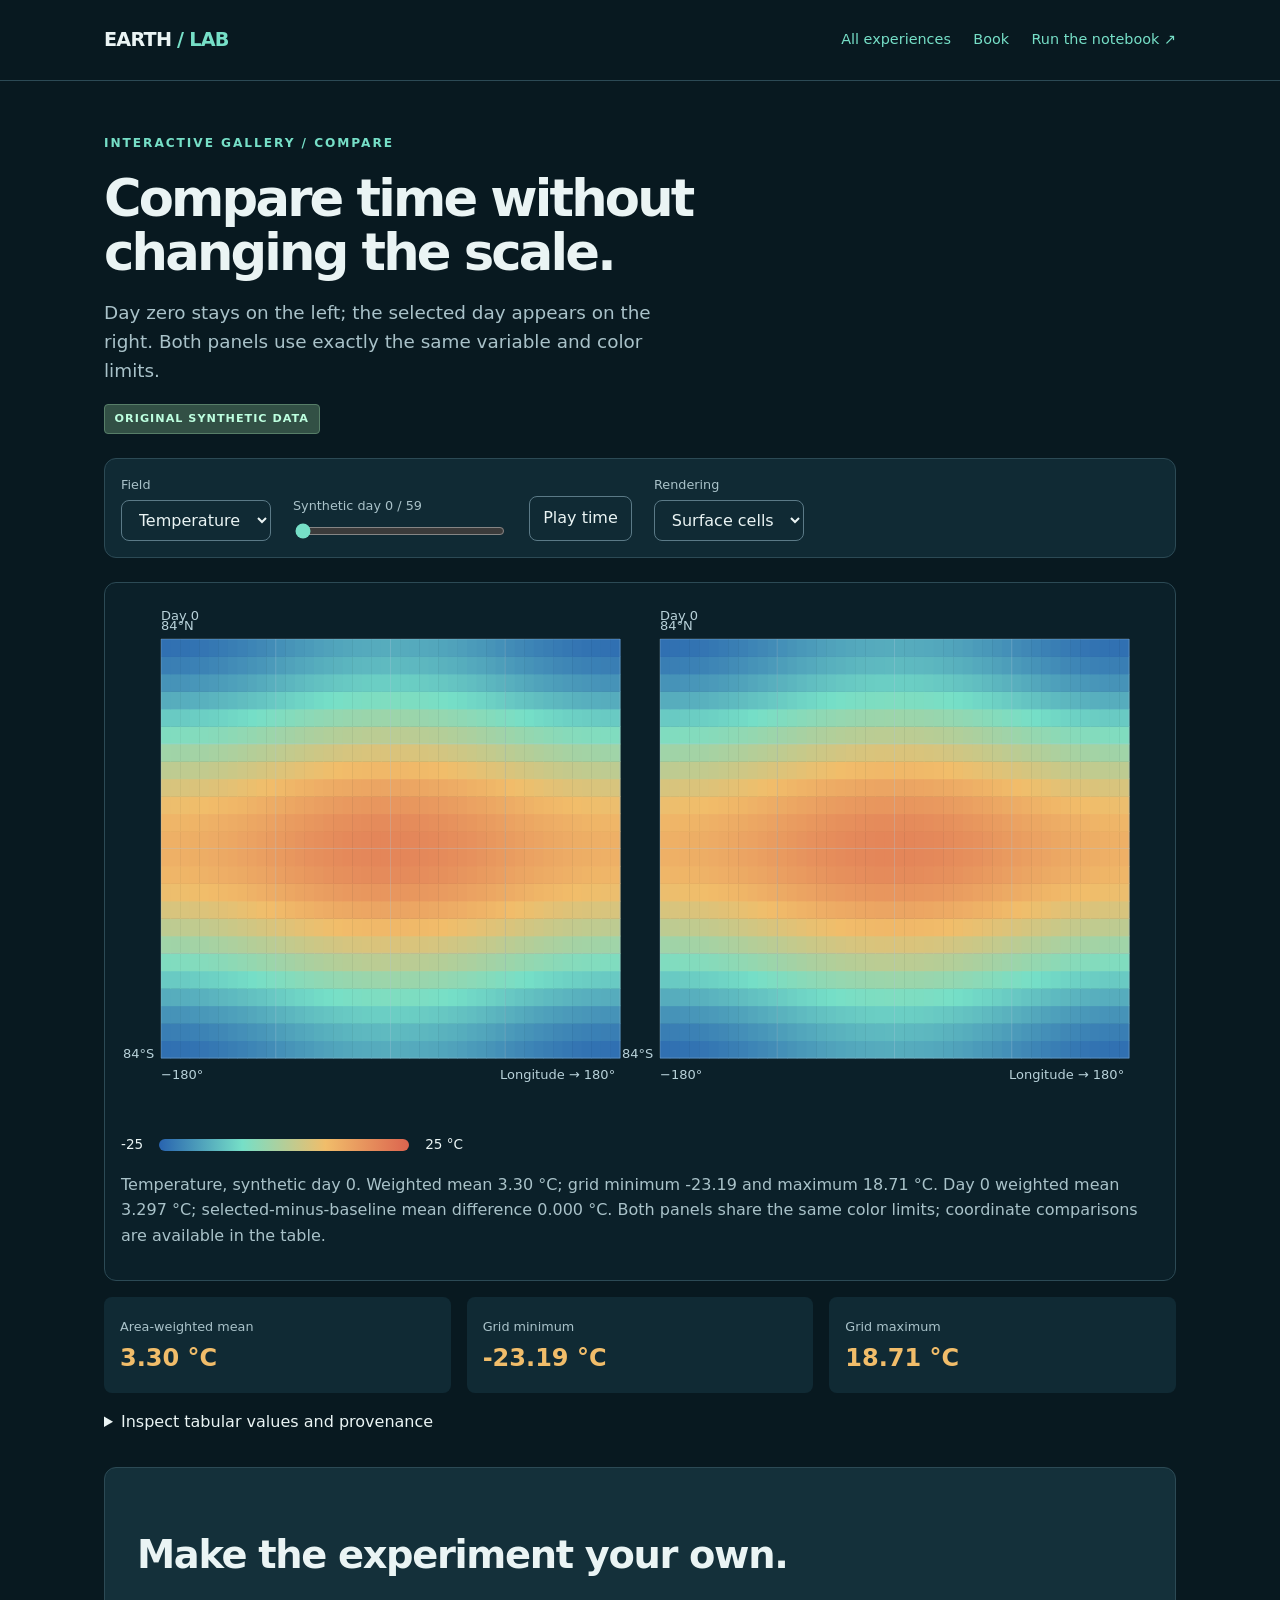
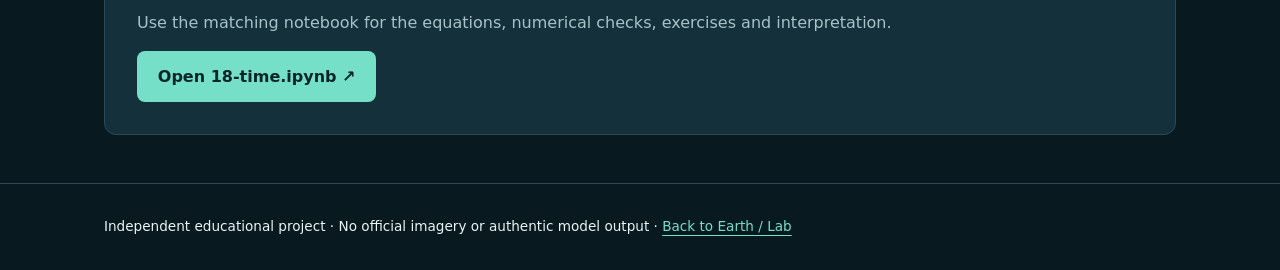
<file: web/gallery/compare/index.html>
<!doctype html><html lang="en"><head><meta charset="utf-8"><meta name="viewport" content="width=device-width,initial-scale=1"><title>Compare — Earth / Lab</title><link rel="stylesheet" href="../../styles.css"></head>
<body data-view="compare"><a class="skip" href="#main">Skip to visualization</a><header><div class="wrap"><a class="brand" href="../../">EARTH <span>/ LAB</span></a><nav aria-label="Main"><a href="../../#explore">All experiences</a><a href="../../book/">Book</a><a href="../../lab/index.html?path=18-time.ipynb">Run the notebook ↗</a></nav></div></header>
<main id="main" class="wrap"><div class="gallery-title"><span class="eyebrow">Interactive gallery / compare</span><h1>Compare time without changing the scale.</h1><p class="lead">Day zero stays on the left; the selected day appears on the right. Both panels use exactly the same variable and color limits.</p><span class="synthetic">ORIGINAL SYNTHETIC DATA</span></div>
<div class="controls"><div class="control"><label for="variable">Field</label><select id="variable"><option value="temperature">Temperature</option><option value="precipitation">Precipitation</option><option value="wind">Wind speed</option></select></div><div class="control"><label for="time">Synthetic day <output id="day-value">0</output> / 59</label><input id="time" type="range" min="0" max="59" value="0"></div><button id="play" aria-pressed="false">Play time</button><div class="control"><label for="render">Rendering</label><select id="render"><option value="surface">Surface cells</option><option value="points">Points</option></select></div><div class="control" hidden style="display:none"><label for="rotation">View rotation</label><input id="rotation" type="range" min="-180" max="180" value="-25"></div></div>
<div class="visual"><canvas id="visualization" role="img" aria-label="Interactive synthetic visualization" aria-describedby="summary"></canvas><div class="legend"><span id="legend-low"></span><span class="gradient"></span><span id="legend-high"></span></div><p id="summary" aria-live="polite"></p></div>
<div class="stats"><div class="stat"><span>Area-weighted mean</span><strong id="mean"></strong></div><div class="stat"><span>Grid minimum</span><strong id="min"></strong></div><div class="stat"><span>Grid maximum</span><strong id="max"></strong></div></div>
<details><summary>Inspect tabular values and provenance</summary><p>Original deterministic trigonometric equations, evaluated locally in JavaScript. The gallery omits the notebook generator's seeded temperature noise; both are synthetic demonstrations. Sample units: <span id="unit"></span>. These values are not observations or Destination Earth outputs.</p><div class="table-scroll"><table><caption>Selected field at representative coordinates</caption><thead><tr><th scope="col">Latitude</th><th scope="col">Longitude</th><th scope="col">Value</th></tr></thead><tbody id="sample-values"></tbody></table></div><div class="table-scroll"><table id="view-table" hidden><caption id="view-caption"></caption><thead><tr id="view-head"></tr></thead><tbody id="view-values"></tbody></table></div><p>Grid summaries use cosine latitude weights. All time points are synthetic day numbers, not dates. Source and equations: <a href="https://github.com/jltobias/JupyterLite-Destination-Earth-Digital-Twin/blob/main/web/gallery.js">gallery.js</a> (MIT); generated values (CC BY 4.0).</p></details>
<aside class="banner"><h2>Make the experiment your own.</h2><p>Use the matching notebook for the equations, numerical checks, exercises and interpretation.</p><a class="button" href="../../lab/index.html?path=18-time.ipynb">Open 18-time.ipynb ↗</a></aside></main><footer><div class="wrap">Independent educational project · No official imagery or authentic model output · <a href="../../">Back to Earth / Lab</a></div></footer><script src="../../gallery.js"></script></body></html>
</file>
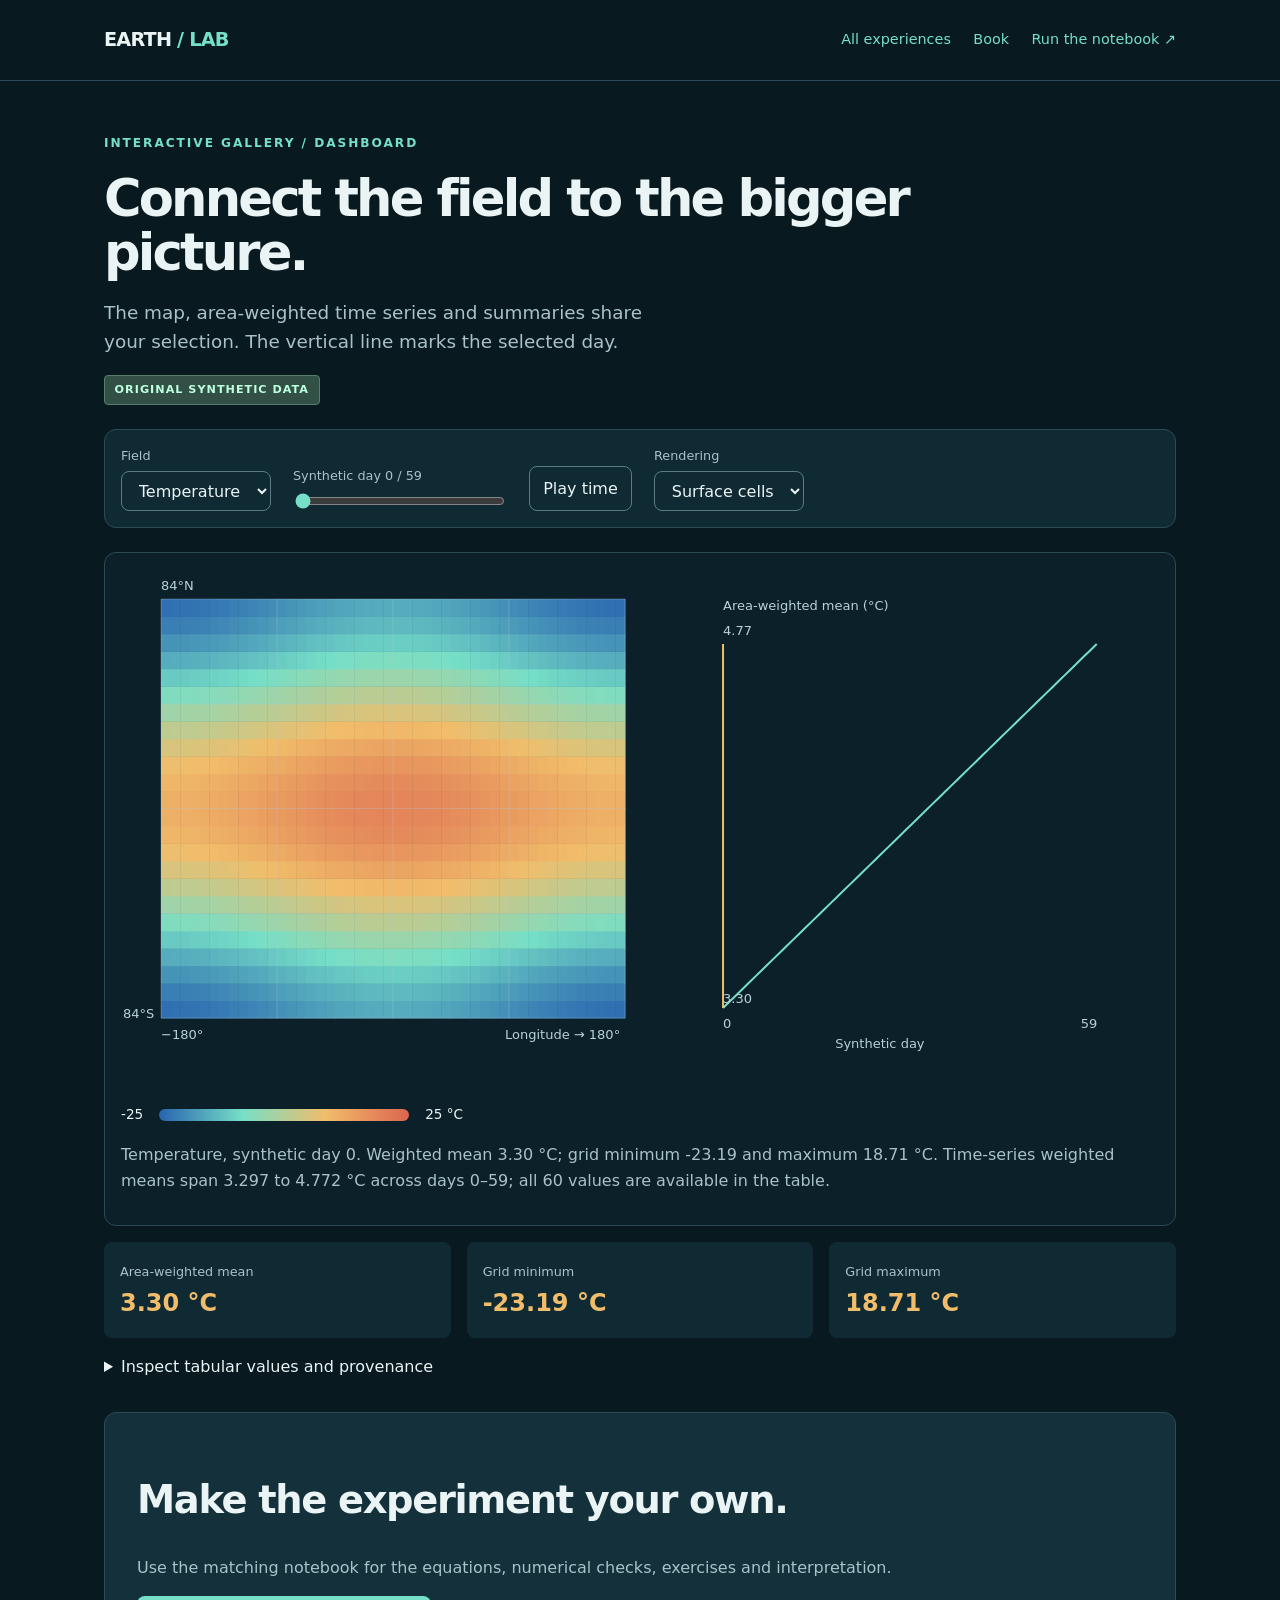
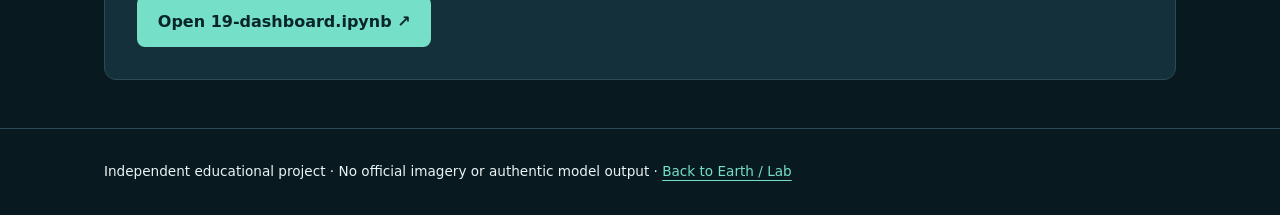
<file: web/gallery/dashboard/index.html>
<!doctype html><html lang="en"><head><meta charset="utf-8"><meta name="viewport" content="width=device-width,initial-scale=1"><title>Dashboard — Earth / Lab</title><link rel="stylesheet" href="../../styles.css"></head>
<body data-view="dashboard"><a class="skip" href="#main">Skip to visualization</a><header><div class="wrap"><a class="brand" href="../../">EARTH <span>/ LAB</span></a><nav aria-label="Main"><a href="../../#explore">All experiences</a><a href="../../book/">Book</a><a href="../../lab/index.html?path=19-dashboard.ipynb">Run the notebook ↗</a></nav></div></header>
<main id="main" class="wrap"><div class="gallery-title"><span class="eyebrow">Interactive gallery / dashboard</span><h1>Connect the field to the bigger picture.</h1><p class="lead">The map, area-weighted time series and summaries share your selection. The vertical line marks the selected day.</p><span class="synthetic">ORIGINAL SYNTHETIC DATA</span></div>
<div class="controls"><div class="control"><label for="variable">Field</label><select id="variable"><option value="temperature">Temperature</option><option value="precipitation">Precipitation</option><option value="wind">Wind speed</option></select></div><div class="control"><label for="time">Synthetic day <output id="day-value">0</output> / 59</label><input id="time" type="range" min="0" max="59" value="0"></div><button id="play" aria-pressed="false">Play time</button><div class="control"><label for="render">Rendering</label><select id="render"><option value="surface">Surface cells</option><option value="points">Points</option></select></div><div class="control" hidden style="display:none"><label for="rotation">View rotation</label><input id="rotation" type="range" min="-180" max="180" value="-25"></div></div>
<div class="visual"><canvas id="visualization" role="img" aria-label="Interactive synthetic visualization" aria-describedby="summary"></canvas><div class="legend"><span id="legend-low"></span><span class="gradient"></span><span id="legend-high"></span></div><p id="summary" aria-live="polite"></p></div>
<div class="stats"><div class="stat"><span>Area-weighted mean</span><strong id="mean"></strong></div><div class="stat"><span>Grid minimum</span><strong id="min"></strong></div><div class="stat"><span>Grid maximum</span><strong id="max"></strong></div></div>
<details><summary>Inspect tabular values and provenance</summary><p>Original deterministic trigonometric equations, evaluated locally in JavaScript. The gallery omits the notebook generator's seeded temperature noise; both are synthetic demonstrations. Sample units: <span id="unit"></span>. These values are not observations or Destination Earth outputs.</p><div class="table-scroll"><table><caption>Selected field at representative coordinates</caption><thead><tr><th scope="col">Latitude</th><th scope="col">Longitude</th><th scope="col">Value</th></tr></thead><tbody id="sample-values"></tbody></table></div><div class="table-scroll"><table id="view-table" hidden><caption id="view-caption"></caption><thead><tr id="view-head"></tr></thead><tbody id="view-values"></tbody></table></div><p>Grid summaries use cosine latitude weights. All time points are synthetic day numbers, not dates. Source and equations: <a href="https://github.com/jltobias/JupyterLite-Destination-Earth-Digital-Twin/blob/main/web/gallery.js">gallery.js</a> (MIT); generated values (CC BY 4.0).</p></details>
<aside class="banner"><h2>Make the experiment your own.</h2><p>Use the matching notebook for the equations, numerical checks, exercises and interpretation.</p><a class="button" href="../../lab/index.html?path=19-dashboard.ipynb">Open 19-dashboard.ipynb ↗</a></aside></main><footer><div class="wrap">Independent educational project · No official imagery or authentic model output · <a href="../../">Back to Earth / Lab</a></div></footer><script src="../../gallery.js"></script></body></html>
</file>
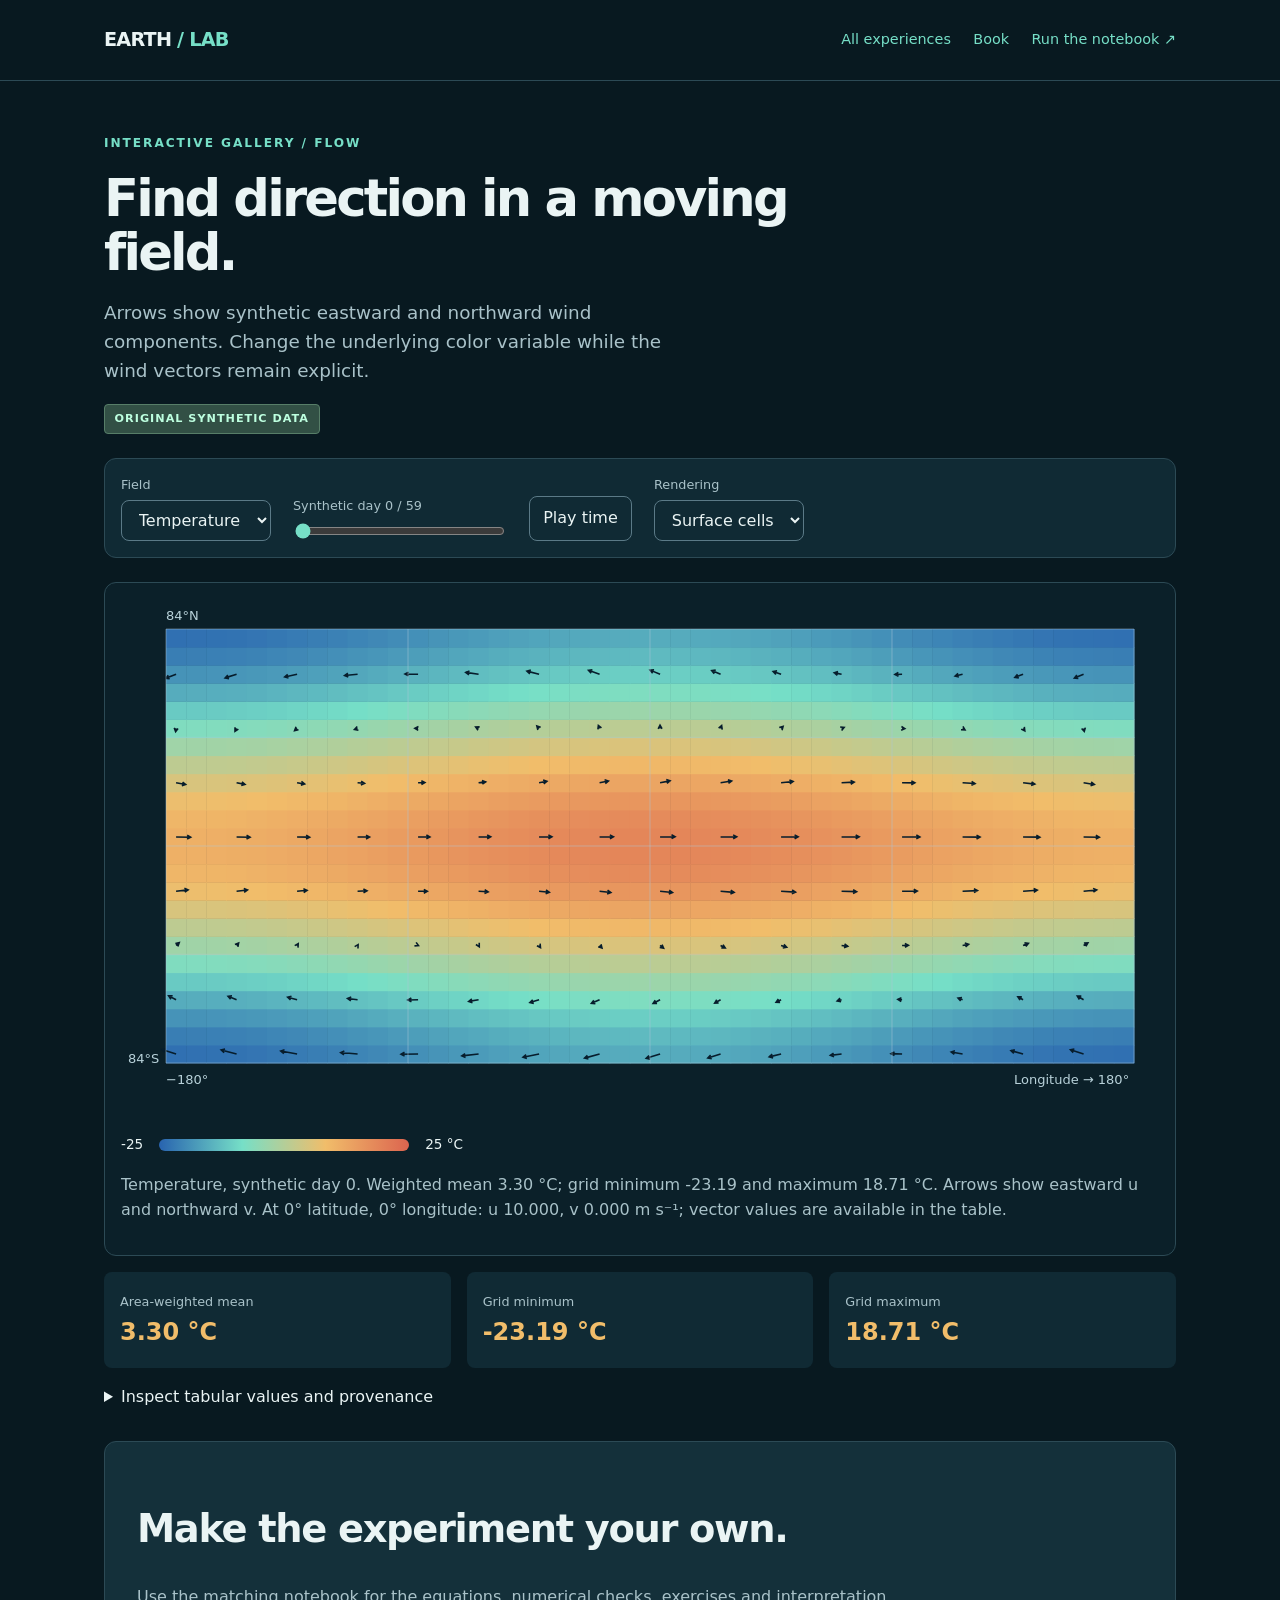
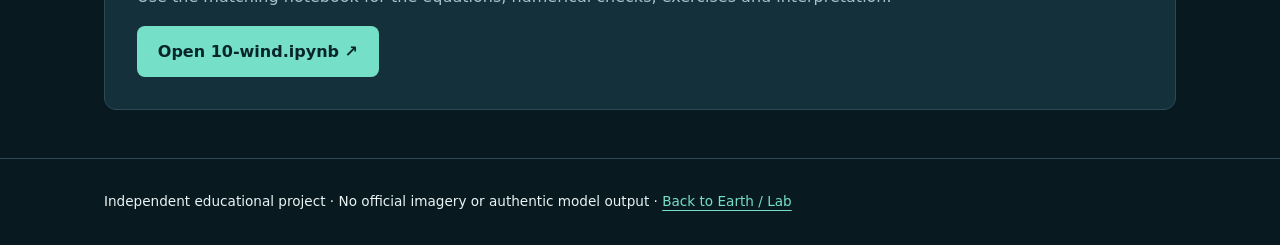
<file: web/gallery/flow/index.html>
<!doctype html><html lang="en"><head><meta charset="utf-8"><meta name="viewport" content="width=device-width,initial-scale=1"><title>Flow — Earth / Lab</title><link rel="stylesheet" href="../../styles.css"></head>
<body data-view="flow"><a class="skip" href="#main">Skip to visualization</a><header><div class="wrap"><a class="brand" href="../../">EARTH <span>/ LAB</span></a><nav aria-label="Main"><a href="../../#explore">All experiences</a><a href="../../book/">Book</a><a href="../../lab/index.html?path=10-wind.ipynb">Run the notebook ↗</a></nav></div></header>
<main id="main" class="wrap"><div class="gallery-title"><span class="eyebrow">Interactive gallery / flow</span><h1>Find direction in a moving field.</h1><p class="lead">Arrows show synthetic eastward and northward wind components. Change the underlying color variable while the wind vectors remain explicit.</p><span class="synthetic">ORIGINAL SYNTHETIC DATA</span></div>
<div class="controls"><div class="control"><label for="variable">Field</label><select id="variable"><option value="temperature">Temperature</option><option value="precipitation">Precipitation</option><option value="wind">Wind speed</option></select></div><div class="control"><label for="time">Synthetic day <output id="day-value">0</output> / 59</label><input id="time" type="range" min="0" max="59" value="0"></div><button id="play" aria-pressed="false">Play time</button><div class="control"><label for="render">Rendering</label><select id="render"><option value="surface">Surface cells</option><option value="points">Points</option></select></div><div class="control" hidden style="display:none"><label for="rotation">View rotation</label><input id="rotation" type="range" min="-180" max="180" value="-25"></div></div>
<div class="visual"><canvas id="visualization" role="img" aria-label="Interactive synthetic visualization" aria-describedby="summary"></canvas><div class="legend"><span id="legend-low"></span><span class="gradient"></span><span id="legend-high"></span></div><p id="summary" aria-live="polite"></p></div>
<div class="stats"><div class="stat"><span>Area-weighted mean</span><strong id="mean"></strong></div><div class="stat"><span>Grid minimum</span><strong id="min"></strong></div><div class="stat"><span>Grid maximum</span><strong id="max"></strong></div></div>
<details><summary>Inspect tabular values and provenance</summary><p>Original deterministic trigonometric equations, evaluated locally in JavaScript. The gallery omits the notebook generator's seeded temperature noise; both are synthetic demonstrations. Sample units: <span id="unit"></span>. These values are not observations or Destination Earth outputs.</p><div class="table-scroll"><table><caption>Selected field at representative coordinates</caption><thead><tr><th scope="col">Latitude</th><th scope="col">Longitude</th><th scope="col">Value</th></tr></thead><tbody id="sample-values"></tbody></table></div><div class="table-scroll"><table id="view-table" hidden><caption id="view-caption"></caption><thead><tr id="view-head"></tr></thead><tbody id="view-values"></tbody></table></div><p>Grid summaries use cosine latitude weights. All time points are synthetic day numbers, not dates. Source and equations: <a href="https://github.com/jltobias/JupyterLite-Destination-Earth-Digital-Twin/blob/main/web/gallery.js">gallery.js</a> (MIT); generated values (CC BY 4.0).</p></details>
<aside class="banner"><h2>Make the experiment your own.</h2><p>Use the matching notebook for the equations, numerical checks, exercises and interpretation.</p><a class="button" href="../../lab/index.html?path=10-wind.ipynb">Open 10-wind.ipynb ↗</a></aside></main><footer><div class="wrap">Independent educational project · No official imagery or authentic model output · <a href="../../">Back to Earth / Lab</a></div></footer><script src="../../gallery.js"></script></body></html>
</file>
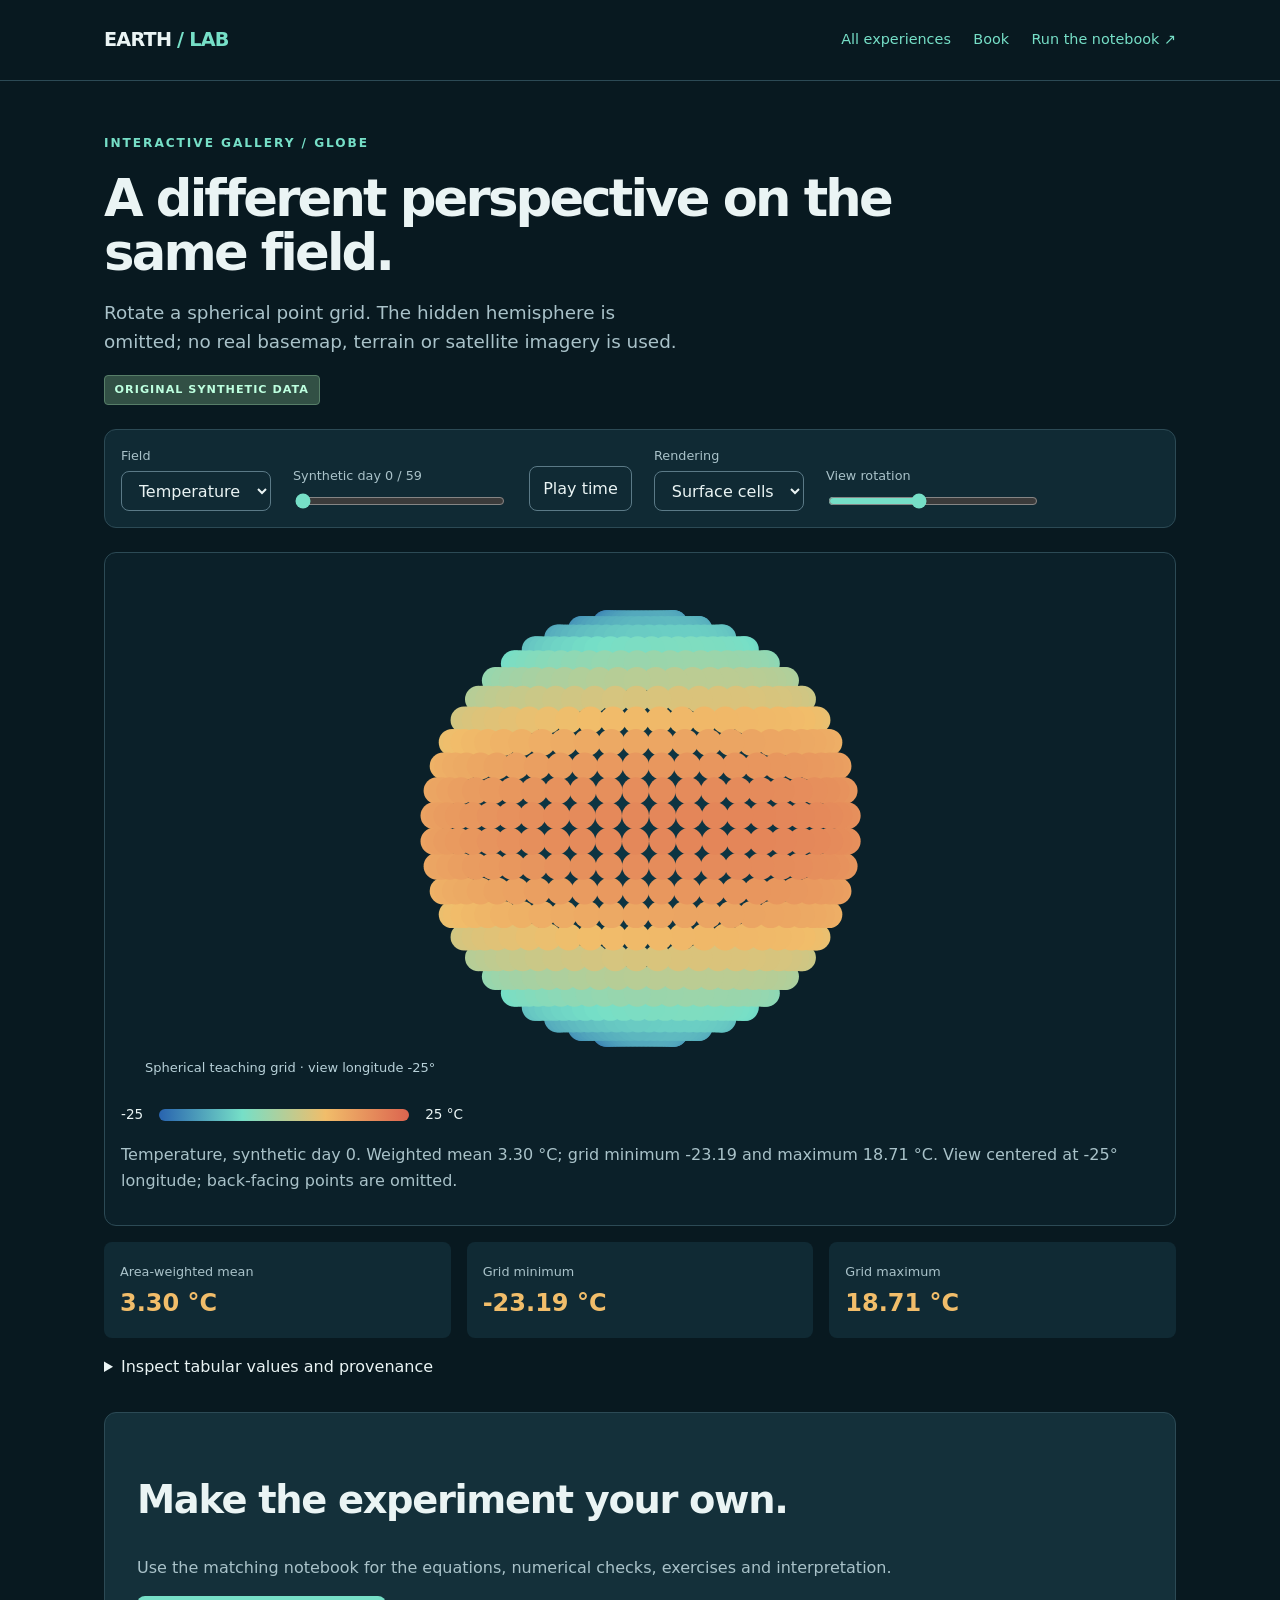
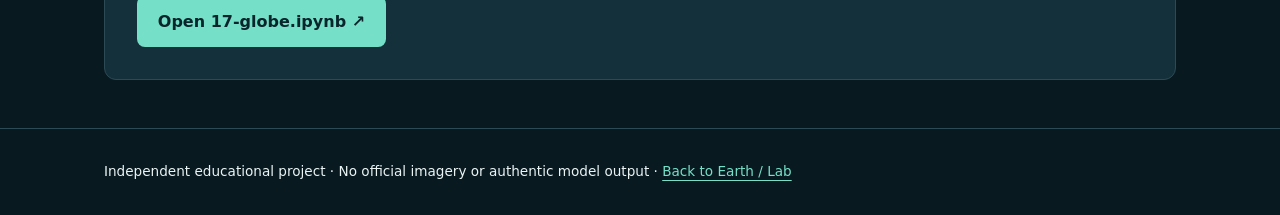
<file: web/gallery/globe/index.html>
<!doctype html><html lang="en"><head><meta charset="utf-8"><meta name="viewport" content="width=device-width,initial-scale=1"><title>Globe — Earth / Lab</title><link rel="stylesheet" href="../../styles.css"></head>
<body data-view="globe"><a class="skip" href="#main">Skip to visualization</a><header><div class="wrap"><a class="brand" href="../../">EARTH <span>/ LAB</span></a><nav aria-label="Main"><a href="../../#explore">All experiences</a><a href="../../book/">Book</a><a href="../../lab/index.html?path=17-globe.ipynb">Run the notebook ↗</a></nav></div></header>
<main id="main" class="wrap"><div class="gallery-title"><span class="eyebrow">Interactive gallery / globe</span><h1>A different perspective on the same field.</h1><p class="lead">Rotate a spherical point grid. The hidden hemisphere is omitted; no real basemap, terrain or satellite imagery is used.</p><span class="synthetic">ORIGINAL SYNTHETIC DATA</span></div>
<div class="controls"><div class="control"><label for="variable">Field</label><select id="variable"><option value="temperature">Temperature</option><option value="precipitation">Precipitation</option><option value="wind">Wind speed</option></select></div><div class="control"><label for="time">Synthetic day <output id="day-value">0</output> / 59</label><input id="time" type="range" min="0" max="59" value="0"></div><button id="play" aria-pressed="false">Play time</button><div class="control"><label for="render">Rendering</label><select id="render"><option value="surface">Surface cells</option><option value="points">Points</option></select></div><div class="control" ><label for="rotation">View rotation</label><input id="rotation" type="range" min="-180" max="180" value="-25"></div></div>
<div class="visual"><canvas id="visualization" role="img" aria-label="Interactive synthetic visualization" aria-describedby="summary"></canvas><div class="legend"><span id="legend-low"></span><span class="gradient"></span><span id="legend-high"></span></div><p id="summary" aria-live="polite"></p></div>
<div class="stats"><div class="stat"><span>Area-weighted mean</span><strong id="mean"></strong></div><div class="stat"><span>Grid minimum</span><strong id="min"></strong></div><div class="stat"><span>Grid maximum</span><strong id="max"></strong></div></div>
<details><summary>Inspect tabular values and provenance</summary><p>Original deterministic trigonometric equations, evaluated locally in JavaScript. The gallery omits the notebook generator's seeded temperature noise; both are synthetic demonstrations. Sample units: <span id="unit"></span>. These values are not observations or Destination Earth outputs.</p><div class="table-scroll"><table><caption>Selected field at representative coordinates</caption><thead><tr><th scope="col">Latitude</th><th scope="col">Longitude</th><th scope="col">Value</th></tr></thead><tbody id="sample-values"></tbody></table></div><div class="table-scroll"><table id="view-table" hidden><caption id="view-caption"></caption><thead><tr id="view-head"></tr></thead><tbody id="view-values"></tbody></table></div><p>Grid summaries use cosine latitude weights. All time points are synthetic day numbers, not dates. Source and equations: <a href="https://github.com/jltobias/JupyterLite-Destination-Earth-Digital-Twin/blob/main/web/gallery.js">gallery.js</a> (MIT); generated values (CC BY 4.0).</p></details>
<aside class="banner"><h2>Make the experiment your own.</h2><p>Use the matching notebook for the equations, numerical checks, exercises and interpretation.</p><a class="button" href="../../lab/index.html?path=17-globe.ipynb">Open 17-globe.ipynb ↗</a></aside></main><footer><div class="wrap">Independent educational project · No official imagery or authentic model output · <a href="../../">Back to Earth / Lab</a></div></footer><script src="../../gallery.js"></script></body></html>
</file>
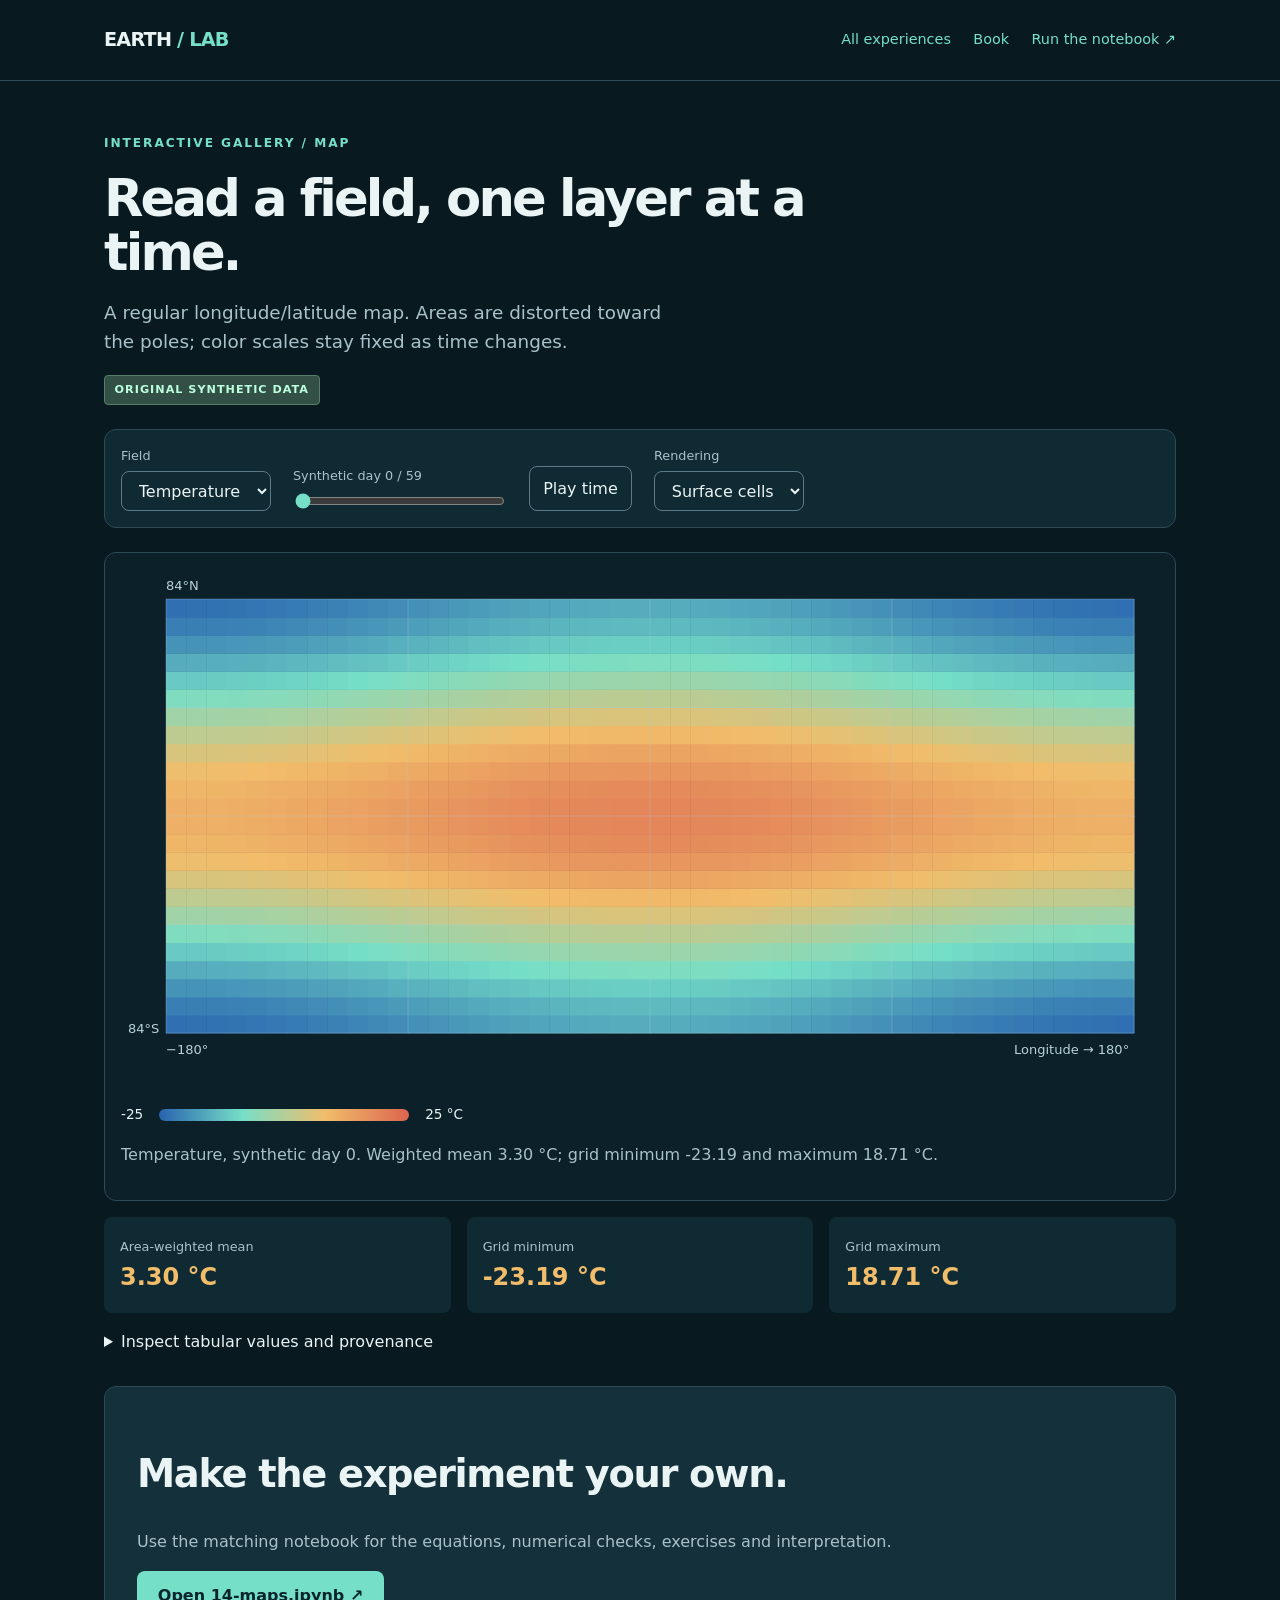
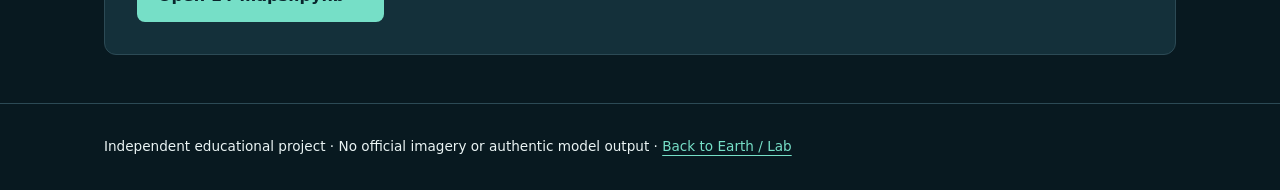
<file: web/gallery/map/index.html>
<!doctype html><html lang="en"><head><meta charset="utf-8"><meta name="viewport" content="width=device-width,initial-scale=1"><title>Map — Earth / Lab</title><link rel="stylesheet" href="../../styles.css"></head>
<body data-view="map"><a class="skip" href="#main">Skip to visualization</a><header><div class="wrap"><a class="brand" href="../../">EARTH <span>/ LAB</span></a><nav aria-label="Main"><a href="../../#explore">All experiences</a><a href="../../book/">Book</a><a href="../../lab/index.html?path=14-maps.ipynb">Run the notebook ↗</a></nav></div></header>
<main id="main" class="wrap"><div class="gallery-title"><span class="eyebrow">Interactive gallery / map</span><h1>Read a field, one layer at a time.</h1><p class="lead">A regular longitude/latitude map. Areas are distorted toward the poles; color scales stay fixed as time changes.</p><span class="synthetic">ORIGINAL SYNTHETIC DATA</span></div>
<div class="controls"><div class="control"><label for="variable">Field</label><select id="variable"><option value="temperature">Temperature</option><option value="precipitation">Precipitation</option><option value="wind">Wind speed</option></select></div><div class="control"><label for="time">Synthetic day <output id="day-value">0</output> / 59</label><input id="time" type="range" min="0" max="59" value="0"></div><button id="play" aria-pressed="false">Play time</button><div class="control"><label for="render">Rendering</label><select id="render"><option value="surface">Surface cells</option><option value="points">Points</option></select></div><div class="control" hidden style="display:none"><label for="rotation">View rotation</label><input id="rotation" type="range" min="-180" max="180" value="-25"></div></div>
<div class="visual"><canvas id="visualization" role="img" aria-label="Interactive synthetic visualization" aria-describedby="summary"></canvas><div class="legend"><span id="legend-low"></span><span class="gradient"></span><span id="legend-high"></span></div><p id="summary" aria-live="polite"></p></div>
<div class="stats"><div class="stat"><span>Area-weighted mean</span><strong id="mean"></strong></div><div class="stat"><span>Grid minimum</span><strong id="min"></strong></div><div class="stat"><span>Grid maximum</span><strong id="max"></strong></div></div>
<details><summary>Inspect tabular values and provenance</summary><p>Original deterministic trigonometric equations, evaluated locally in JavaScript. The gallery omits the notebook generator's seeded temperature noise; both are synthetic demonstrations. Sample units: <span id="unit"></span>. These values are not observations or Destination Earth outputs.</p><div class="table-scroll"><table><caption>Selected field at representative coordinates</caption><thead><tr><th scope="col">Latitude</th><th scope="col">Longitude</th><th scope="col">Value</th></tr></thead><tbody id="sample-values"></tbody></table></div><div class="table-scroll"><table id="view-table" hidden><caption id="view-caption"></caption><thead><tr id="view-head"></tr></thead><tbody id="view-values"></tbody></table></div><p>Grid summaries use cosine latitude weights. All time points are synthetic day numbers, not dates. Source and equations: <a href="https://github.com/jltobias/JupyterLite-Destination-Earth-Digital-Twin/blob/main/web/gallery.js">gallery.js</a> (MIT); generated values (CC BY 4.0).</p></details>
<aside class="banner"><h2>Make the experiment your own.</h2><p>Use the matching notebook for the equations, numerical checks, exercises and interpretation.</p><a class="button" href="../../lab/index.html?path=14-maps.ipynb">Open 14-maps.ipynb ↗</a></aside></main><footer><div class="wrap">Independent educational project · No official imagery or authentic model output · <a href="../../">Back to Earth / Lab</a></div></footer><script src="../../gallery.js"></script></body></html>
</file>
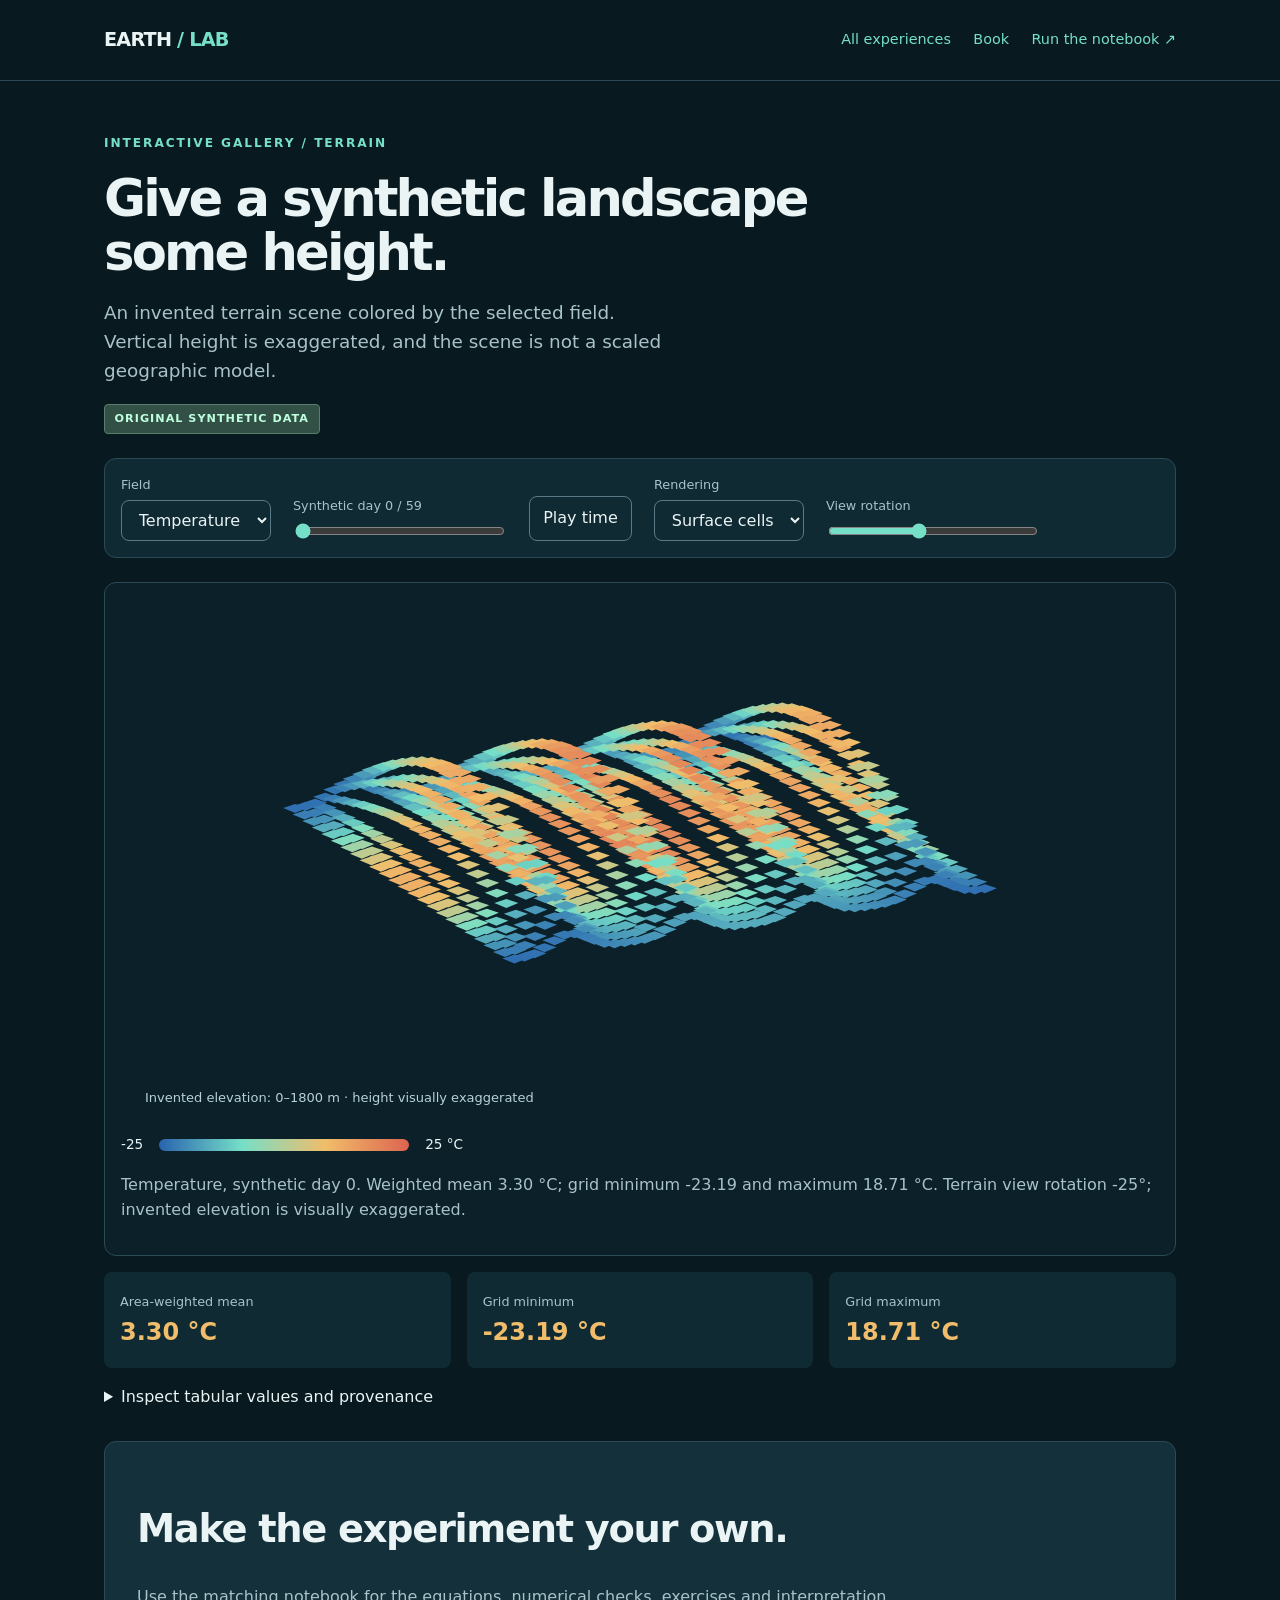
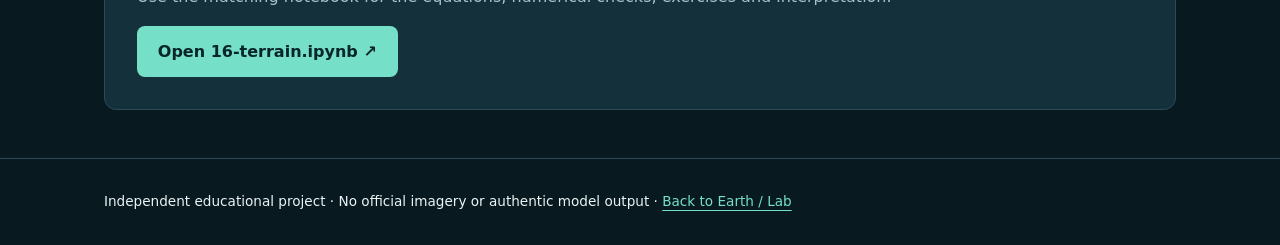
<file: web/gallery/terrain/index.html>
<!doctype html><html lang="en"><head><meta charset="utf-8"><meta name="viewport" content="width=device-width,initial-scale=1"><title>Terrain — Earth / Lab</title><link rel="stylesheet" href="../../styles.css"></head>
<body data-view="terrain"><a class="skip" href="#main">Skip to visualization</a><header><div class="wrap"><a class="brand" href="../../">EARTH <span>/ LAB</span></a><nav aria-label="Main"><a href="../../#explore">All experiences</a><a href="../../book/">Book</a><a href="../../lab/index.html?path=16-terrain.ipynb">Run the notebook ↗</a></nav></div></header>
<main id="main" class="wrap"><div class="gallery-title"><span class="eyebrow">Interactive gallery / terrain</span><h1>Give a synthetic landscape some height.</h1><p class="lead">An invented terrain scene colored by the selected field. Vertical height is exaggerated, and the scene is not a scaled geographic model.</p><span class="synthetic">ORIGINAL SYNTHETIC DATA</span></div>
<div class="controls"><div class="control"><label for="variable">Field</label><select id="variable"><option value="temperature">Temperature</option><option value="precipitation">Precipitation</option><option value="wind">Wind speed</option></select></div><div class="control"><label for="time">Synthetic day <output id="day-value">0</output> / 59</label><input id="time" type="range" min="0" max="59" value="0"></div><button id="play" aria-pressed="false">Play time</button><div class="control"><label for="render">Rendering</label><select id="render"><option value="surface">Surface cells</option><option value="points">Points</option></select></div><div class="control" ><label for="rotation">View rotation</label><input id="rotation" type="range" min="-180" max="180" value="-25"></div></div>
<div class="visual"><canvas id="visualization" role="img" aria-label="Interactive synthetic visualization" aria-describedby="summary"></canvas><div class="legend"><span id="legend-low"></span><span class="gradient"></span><span id="legend-high"></span></div><p id="summary" aria-live="polite"></p></div>
<div class="stats"><div class="stat"><span>Area-weighted mean</span><strong id="mean"></strong></div><div class="stat"><span>Grid minimum</span><strong id="min"></strong></div><div class="stat"><span>Grid maximum</span><strong id="max"></strong></div></div>
<details><summary>Inspect tabular values and provenance</summary><p>Original deterministic trigonometric equations, evaluated locally in JavaScript. The gallery omits the notebook generator's seeded temperature noise; both are synthetic demonstrations. Sample units: <span id="unit"></span>. These values are not observations or Destination Earth outputs.</p><div class="table-scroll"><table><caption>Selected field at representative coordinates</caption><thead><tr><th scope="col">Latitude</th><th scope="col">Longitude</th><th scope="col">Value</th></tr></thead><tbody id="sample-values"></tbody></table></div><div class="table-scroll"><table id="view-table" hidden><caption id="view-caption"></caption><thead><tr id="view-head"></tr></thead><tbody id="view-values"></tbody></table></div><p>Grid summaries use cosine latitude weights. All time points are synthetic day numbers, not dates. Source and equations: <a href="https://github.com/jltobias/JupyterLite-Destination-Earth-Digital-Twin/blob/main/web/gallery.js">gallery.js</a> (MIT); generated values (CC BY 4.0).</p></details>
<aside class="banner"><h2>Make the experiment your own.</h2><p>Use the matching notebook for the equations, numerical checks, exercises and interpretation.</p><a class="button" href="../../lab/index.html?path=16-terrain.ipynb">Open 16-terrain.ipynb ↗</a></aside></main><footer><div class="wrap">Independent educational project · No official imagery or authentic model output · <a href="../../">Back to Earth / Lab</a></div></footer><script src="../../gallery.js"></script></body></html>
</file>
<file: web/styles.css>
:root{color-scheme:dark;--bg:#081920;--panel:#102a34;--ink:#eaf4f4;--muted:#a9c2c9;--accent:#76dfc7;--gold:#f1bd6a;--line:#2c4a55;font-family:Inter,ui-sans-serif,system-ui,-apple-system,BlinkMacSystemFont,"Segoe UI",sans-serif}*{box-sizing:border-box}body{margin:0;background:var(--bg);color:var(--ink);line-height:1.6}a{color:var(--accent);text-underline-offset:4px}a:hover{color:white}button,input,select{font:inherit}button,select{background:var(--panel);color:var(--ink);border:1px solid #5b7a87;border-radius:8px;padding:.55rem .8rem}button{cursor:pointer}button:hover,button:focus-visible{background:#224b58}a:focus-visible,button:focus-visible,input:focus-visible,select:focus-visible{outline:3px solid var(--gold);outline-offset:4px}.wrap{max-width:1200px;margin:auto;padding:0 5vw}header{border-bottom:1px solid var(--line)}header .wrap{display:flex;justify-content:space-between;align-items:center;gap:1rem;min-height:80px}.brand{font-weight:750;letter-spacing:-.04em;font-size:1.2rem;text-decoration:none;color:var(--ink)}.brand span{color:var(--accent)}nav{display:flex;gap:1.4rem;flex-wrap:wrap}nav a{font-size:.9rem;text-decoration:none}.hero{min-height:630px;display:grid;grid-template-columns:1.1fr 1fr;align-items:center;gap:3rem;padding-top:5rem;padding-bottom:5rem}.eyebrow{color:var(--accent);text-transform:uppercase;letter-spacing:.16em;font-size:.76rem;font-weight:700}h1{font-size:clamp(2.6rem,5.2vw,4.7rem);line-height:1.06;letter-spacing:-.055em;max-width:820px;margin:1rem 0 1.5rem}h2{font-size:clamp(1.7rem,3vw,2.6rem);line-height:1.2;letter-spacing:-.035em}h3{font-size:1.12rem}p{color:var(--muted)}.lead{font-size:1.15rem;max-width:580px}.hero img{width:100%;border-radius:50% 50% 44% 44%;border:1px solid #426372;box-shadow:0 0 90px #1a6a6933}.actions{display:flex;gap:1rem;flex-wrap:wrap;margin:2rem 0}.button{display:inline-block;background:var(--accent);color:#09252c;padding:.8rem 1.3rem;border-radius:8px;font-weight:700;text-decoration:none}.button:hover{color:#09252c;background:#bcffed}.button.secondary{background:transparent;border:1px solid var(--line);color:var(--ink)}.note{font-size:.85rem;color:var(--muted)}section{padding:3rem 0}.section-top{display:flex;justify-content:space-between;align-items:end;gap:2rem}.grid{display:grid;grid-template-columns:repeat(3,1fr);gap:1.2rem}.card{display:block;padding:1.6rem;background:linear-gradient(135deg,#13313d,#102630);border:1px solid var(--line);border-radius:12px;color:var(--ink);text-decoration:none}.card:hover{border-color:var(--accent);transform:translateY(-2px)}.card .number{color:var(--gold);font-family:monospace;font-size:.85rem}.card p{font-size:.95rem;margin-bottom:0}.path{display:grid;grid-template-columns:repeat(4,1fr);gap:1rem}.path article{border-top:2px solid var(--accent);padding:1rem 0}.path p{font-size:.92rem}.banner{background:#14303a;border:1px solid var(--line);border-radius:12px;padding:2rem;margin:2rem 0}.banner p{max-width:850px}footer{border-top:1px solid var(--line);padding:2rem 0;margin-top:3rem;font-size:.85rem}.gallery-title{padding-top:3rem}.gallery-title h1{font-size:clamp(2.1rem,4vw,3.4rem);margin-bottom:1rem}.controls{display:flex;align-items:end;gap:1.4rem;flex-wrap:wrap;background:var(--panel);padding:1rem;border-radius:12px;border:1px solid var(--line);margin:1.5rem 0}.control{display:flex;flex-direction:column;gap:.3rem}.control label{font-size:.8rem;color:var(--muted)}input[type=range]{width:210px;accent-color:var(--accent)}.visual{background:#0b2029;border:1px solid var(--line);border-radius:12px;padding:1rem}canvas{width:100%;height:auto;display:block;aspect-ratio:2/1}.stats{display:grid;grid-template-columns:repeat(3,1fr);gap:1rem;margin:1rem 0}.stat{padding:1rem;background:var(--panel);border-radius:8px}.stat strong{display:block;font-size:1.5rem;color:var(--gold)}.stat span{font-size:.8rem;color:var(--muted)}.legend{display:flex;align-items:center;gap:1rem;font-size:.85rem;margin:1rem 0}.gradient{height:12px;flex:1;max-width:250px;background:linear-gradient(90deg,#2863af,#76dfc7,#f1bd6a,#dc644f);border-radius:9px}.synthetic{display:inline-block;background:#325045;color:#bdffdf;border:1px solid #577e68;font-size:.7rem;letter-spacing:.09em;font-weight:750;padding:.3rem .6rem;border-radius:4px}.screen-reader{position:absolute;left:-10000px;width:1px;height:1px;overflow:hidden}.table-scroll{overflow:auto}table{border-collapse:collapse;width:100%;font-size:.9rem}td,th{text-align:left;padding:.7rem;border-bottom:1px solid var(--line)}.skip{position:absolute;top:-80px;left:1rem;background:white;color:black;padding:1rem;z-index:5}.skip:focus{top:0}@media(max-width:760px){.hero{grid-template-columns:1fr;gap:2rem;padding-top:3rem}.hero img{max-width:400px;justify-self:center}.grid{grid-template-columns:1fr 1fr}.path{grid-template-columns:1fr 1fr}header .wrap{padding-top:1rem;padding-bottom:1rem;align-items:start;flex-direction:column}nav{gap:1rem}.section-top{display:block}.stats{grid-template-columns:1fr}.controls{gap:1rem}canvas{aspect-ratio:1.35/1}}@media(max-width:460px){.grid{grid-template-columns:1fr}.hero h1{font-size:2.7rem}}

/* Preserve the original artwork ratio at every breakpoint. */
.hero img{height:auto;border-radius:18px}
</file>
